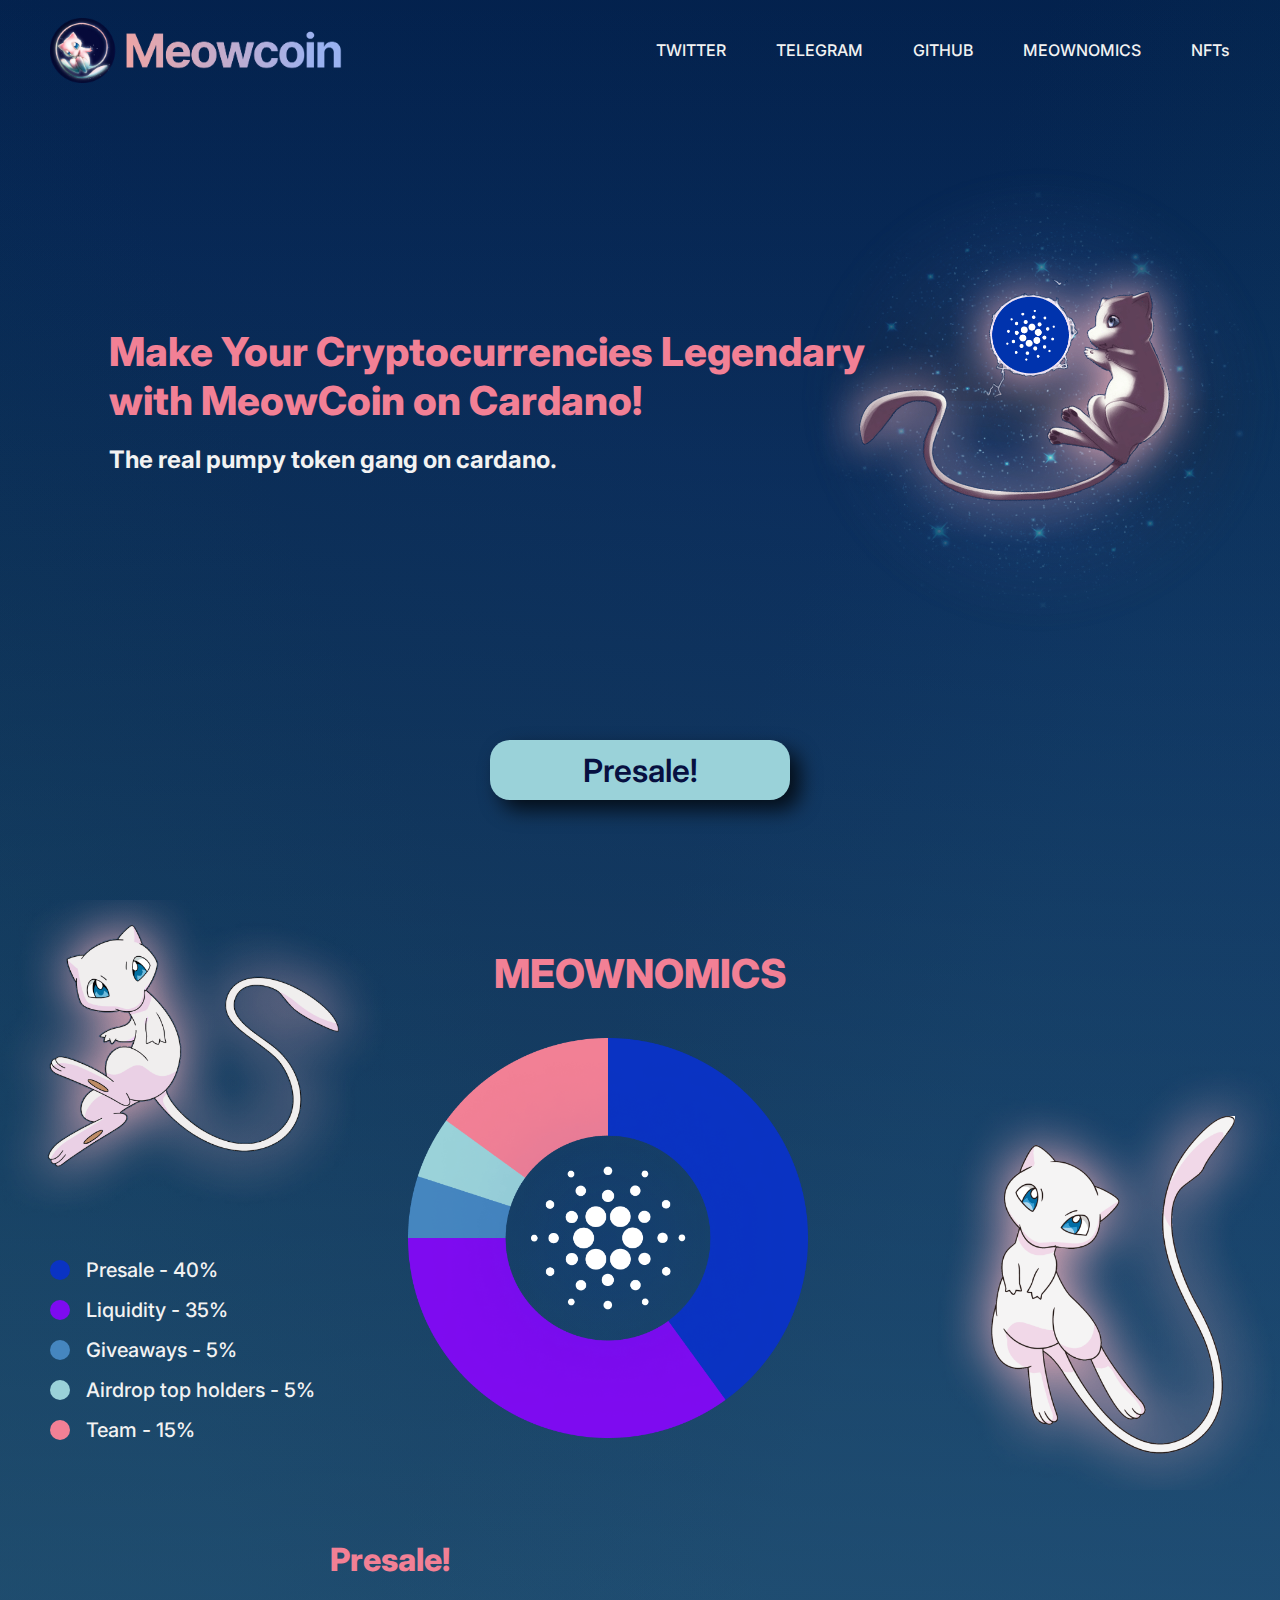
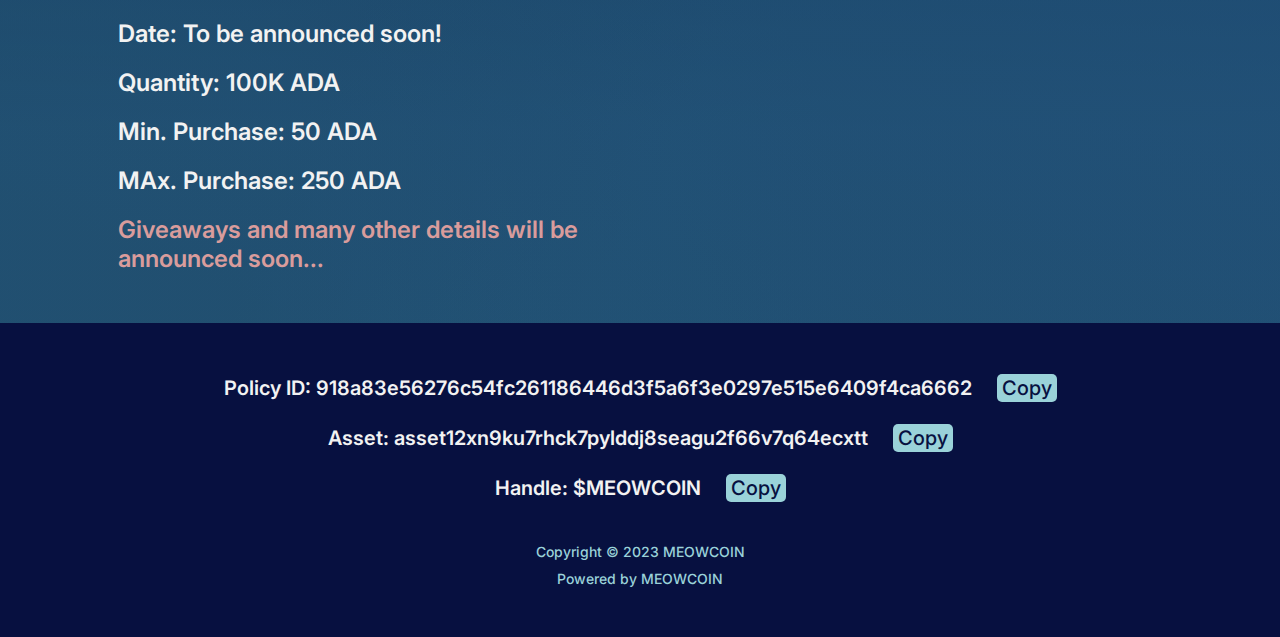
<file: index.html>
<!DOCTYPE html>
<html lang="en">
<head>
  <meta charset="UTF-8" />
  <meta http-equiv="X-UA-Compatible" content="IE=edge" />
  <meta name="viewport" content="width=device-width, initial-scale=1.0" />
  <script async src="https://platform.twitter.com/widgets.js" charset="utf-8"></script>
  <link rel="stylesheet" href="./style/app.css" />
  <link rel="icon" href="./favicon.ico" />
  <link rel="apple-touch-icon" sizes="180x180" href="./apple-touch-icon.png" />
  <link rel="icon" type="image/png" sizes="32x32" href="./favicon-32x32.png" />
  <link rel="icon" type="image/png" sizes="16x16" href="./favicon-16x16.png" />
  <link rel="manifest" href="./site.webmanifest" />
  <link rel="mask-icon" href="./safari-pinned-tab.svg" color="#071040" />
  <meta name="msapplication-TileColor" content="#071040" />
  <meta name="theme-color" content="#ffffff" />
  <title>MeowCoin | Home</title>
</head>
<body>
  <header class="head__meow">
    <a href="./" class="head__logo">
      <img src="./img/logo-desktop.png" alt="logo">
      <img src="./img/logo.png" alt="logo" class="head__logo-mobile">
      </a>
      <nav class="head__nav">
        <a href="https://twitter.com/the_meowcoin" target="_blank" class="head__item">TWITTER</a>
        <a href="https://twitter.com/the_meowcoin" target="_blank" class="head__item mob"><img src="./img/twitter.png" alt="twitter"></a>
        <a href="https://t.me/+Ei4KAwBwcPtmNzVh" target="_blank" class="head__item">TELEGRAM</a>
        <a href="https://t.me/+Ei4KAwBwcPtmNzVh" target="_blank" class="head__item mob"><img src="./img/telegram.png" alt="telegram"></a>
        <a href="https://github.com/themeowcoin" target="_blank" class="head__item">GITHUB</a>
        <a href="https://github.com/themeowcoin" target="_blank" class="head__item mob"><img src="./img/github.png" alt="github"></a>
        <a href="./#meownomics" class="head__item">MEOWNOMICS</a>
        <a href="./#meownomics" class="head__item mob"><img src="./img/tokenomics.png" alt="meownomics"></a>
        <a href="./nft" class="head__item">NFTs</a>
        <a href="./nft" class="head__item mob"><img src="./img/nft.png" alt="nft"></a>
      </nav>
  </header>
  <main class="meow__home">
    <section class="meow__section">
      <article class="meow__article">
        <h1>Make Your Cryptocurrencies Legendary with MeowCoin on Cardano!</h1>
        <h2>The real pumpy token gang on cardano.</h2>
      </article>
      <article class="meow__logotipe">
        <img src="./img/logo-ada.png" alt="logo">
      </article>
      <a href="./#presale"><button class="button__presale">Presale!</button></a>
      
    </section>


    <section class="meownomics__section" id="meownomics">
      <h2>MEOWNOMICS</h2>

      <div class="image__back">
        <img src="./img/photo-1.png" class="back-1"/>
        <img src="./img/photo-2.png" class="back-2"/>

      </div>

      <article class="charts">
        
        <ul class="toke__details">
          <li class="item__list">
            <div class="quote" style="background-color: #0A33C3;">

            </div>
            <p>Presale - 40%</p>
          </li>
          <li class="item__list">
            <div class="quote" style="background-color: #7E0BF0;">

            </div>
            <p>Liquidity - 35%</p>
          </li>
          <li class="item__list">
            <div class="quote" style="background-color: #4586BF;">

            </div>
            <p>Giveaways - 5%</p>
          </li>
          <li class="item__list">
            <div class="quote" style="background-color: #9AD2D9;">

            </div>
            <p>Airdrop top holders - 5%</p>
          </li>
          <li class="item__list">
            <div class="quote" style="background-color: #F28095;">

            </div>
            <p>Team - 15%</p>
          </li>
        </ul>
        <div class="charts__image">
          <img src="./img/chart-graphic.png" alt="tokenomics"/>
        </div>
        
      </article>


    </section>



    <section class="presale">

      <article id="presale">
        
        <h2>Presale!</h2>

        <div class="presale__content">
          <ul class="presale__group">
            <li class="presale__item">Date: To be announced soon!</li>
            <li class="presale__item">Quantity: 100K ADA</li>
            <li class="presale__item">Min. Purchase: 50 ADA</li>
            <li class="presale__item">MAx. Purchase: 250 ADA</li>
          </ul>

          <p class="extra">Giveaways and many other details will be announced soon...</p>
        </div>

      </article>

      <article class="news">
        <a class="twitter-timeline" data-height="500" data-theme="dark" href="https://twitter.com/the_meowcoin?ref_src=twsrc%5Etfw">
          <!-- <div class="twitter"></div> -->
      </a>
      </article>

    </section>
  </main>


  <footer class="foot__meow">
    <div class="data__meow">
      <p id="policy_id">Policy ID: 918a83e56276c54fc261186446d3f5a6f3e0297e515e6409f4ca6662 <span class="copy">Copy</span></p>
      <p id="asset">Asset: asset12xn9ku7rhck7pylddj8seagu2f66v7q64ecxtt <span class="copy">Copy</span></p>
      <p id="handle">Handle: $MEOWCOIN <span class="copy">Copy</span></p>

    </div>

    <div class="rights__meow">
      <p>Copyright © 2023 MEOWCOIN</p>
      <p>Powered by MEOWCOIN</p>
    </div>

    <div id="popup">
      <div class="background">
        <p>It has been copied to the clipboard</p>
      </div>
    </div>

  </footer>

  <script src="./js/footer.js"></script>
</body>
</html>
</file>
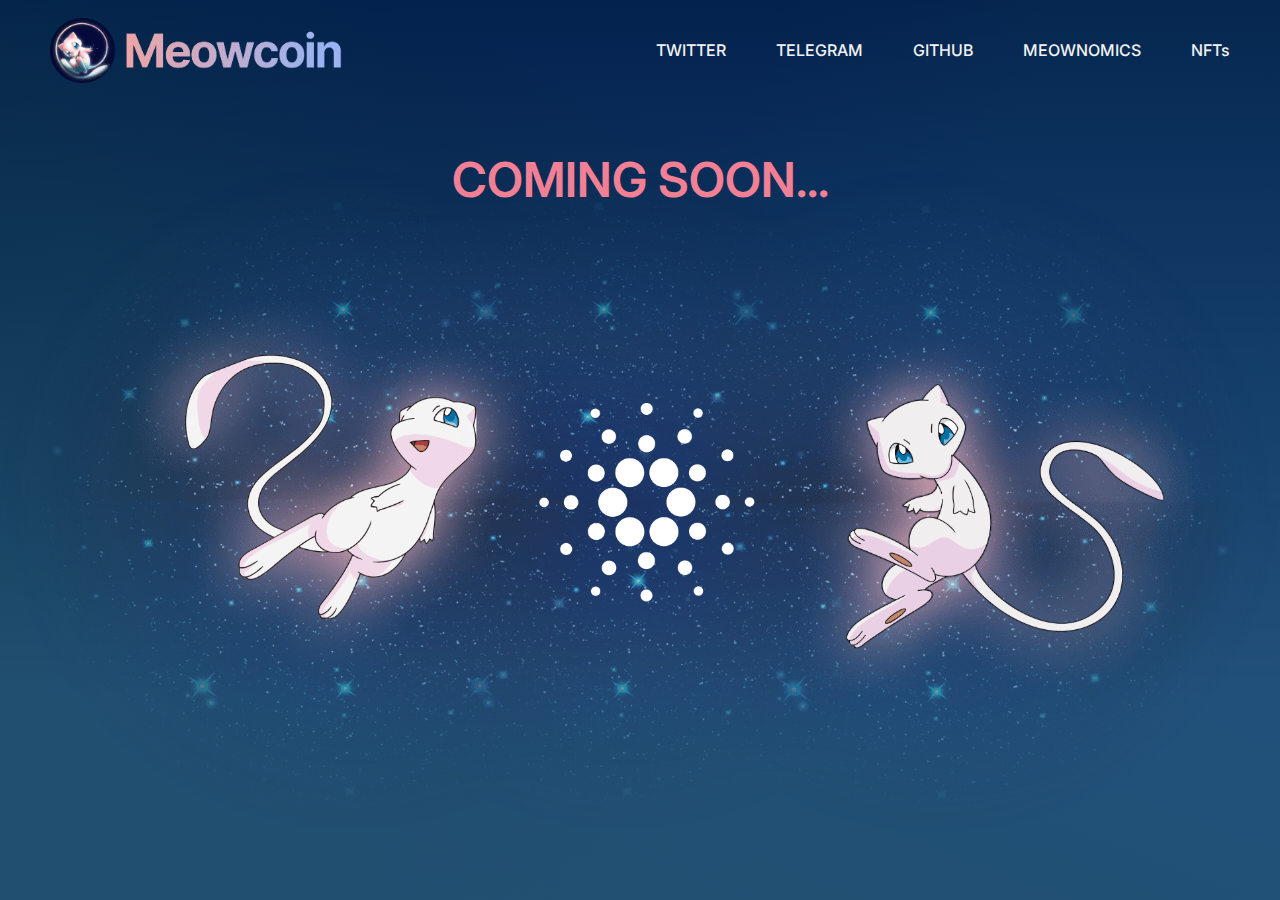
<file: nft/index.html>
<!DOCTYPE html>
<html lang="en">
<head>
  <meta charset="UTF-8" />
  <meta http-equiv="X-UA-Compatible" content="IE=edge" />
  <meta name="viewport" content="width=device-width, initial-scale=1.0" />
  <link rel="stylesheet" href="../style/app.css" />
  <link rel="icon" href="../favicon.ico" />
  <link rel="apple-touch-icon" sizes="180x180" href="../apple-touch-icon.png" />
  <link rel="icon" type="image/png" sizes="32x32" href="../favicon-32x32.png" />
  <link rel="icon" type="image/png" sizes="16x16" href="../favicon-16x16.png" />
  <link rel="manifest" href="../site.webmanifest" />
  <link rel="mask-icon" href="../safari-pinned-tab.svg" color="#071040" />
  <meta name="msapplication-TileColor" content="#071040" />
  <meta name="theme-color" content="#ffffff" />
  <title>MeowCoin | NFTs</title>
</head>
<body>
  <header class="head__meow">
    <a href="../" class="head__logo">
      <img src="../img/logo-desktop.png" alt="logo">
      <img src="../img/logo.png" alt="logo" class="head__logo-mobile">
      </a>
      <nav class="head__nav">
        <a href="https://twitter.com/the_meowcoin" target="_blank" class="head__item">TWITTER</a>
        <a href="https://twitter.com/the_meowcoin" target="_blank" class="head__item mob"><img src="../img/twitter.png" alt="twitter"></a>
        <a href="https://t.me/+Ei4KAwBwcPtmNzVh" target="_blank" class="head__item">TELEGRAM</a>
        <a href="https://t.me/+Ei4KAwBwcPtmNzVh" target="_blank" class="head__item mob"><img src="../img/telegram.png" alt="telegram"></a>
        <a href="https://github.com/themeowcoin" target="_blank" class="head__item">GITHUB</a>
        <a href="https://github.com/themeowcoin" target="_blank" class="head__item mob"><img src="../img/github.png" alt="github"></a>
        <a href="../#meownomics" class="head__item">MEOWNOMICS</a>
        <a href="../#meownomics" class="head__item mob"><img src="../img/tokenomics.png" alt="meownomics"></a>
        <a href="../nft" class="head__item">NFTs</a>
        <a href="../nft" class="head__item mob"><img src="../img/nft.png" alt="nft"></a>
      </nav>
  </header>
  <main class="meow__nft">
    <h1 class="title__nft">COMING SOON...</h1>
  </main>
</body>
</html>
</file>
<file: style/app.css>
@import url("https://fonts.googleapis.com/css2?family=Inter:wght@300;400;500;600;700;800&display=swap");
@keyframes change {
  0% {
    background-position: 0% 50%;
  }
  50% {
    background-position: 100% 50%;
  }
  100% {
    background-position: 0% 50%;
  }
}
@keyframes floating {
  0% {
    transform: translateY(0) translateY(0);
  }
  50% {
    transform: translateX(-5px) translateY(-5px) rotate(-5deg);
  }
  100% {
    transform: translateY(0) translateY(0);
  }
}
@keyframes floating2 {
  0% {
    transform: translateY(0) translateY(0);
  }
  50% {
    transform: translateX(-4px) translateY(-4px) rotate(-2deg);
  }
  100% {
    transform: translateY(0) translateY(0);
  }
}
@keyframes floating3 {
  0% {
    transform: translateY(0) translateY(0);
  }
  50% {
    transform: translateX(4px) translateY(4px) rotate(2deg);
  }
  100% {
    transform: translateY(0) translateY(0);
  }
}
@keyframes loading {
  0% {
    opacity: 0.4;
  }
  50% {
    opacity: 0.8;
  }
  100% {
    opacity: 0.4;
  }
}
:root {
  font-family: "Inter", sans-serif;
  width: 100%;
}

* {
  box-sizing: border-box;
  padding: 0;
  margin: 0;
  text-decoration: none;
  border: 0;
  font: inherit;
  vertical-align: baseline;
  list-style: none;
  color: #F2F2F2;
  font-family: "Inter", sans-serif;
  font-weight: 500;
}
* ::-webkit-scrollbar {
  display: none;
}

body {
  min-height: 100vh;
  background: linear-gradient(180deg, rgba(1, 28, 38, 0) 0%, rgba(69, 134, 191, 0.45) 77.2%), linear-gradient(245.59deg, rgba(1, 28, 38, 0) 53.49%, rgba(154, 210, 217, 0) 53.5%, rgba(12, 60, 89, 0.2) 77.09%), linear-gradient(113.23deg, rgba(1, 28, 38, 0) 46.97%, rgba(12, 60, 89, 0.2) 63.97%), linear-gradient(201.12deg, rgba(10, 51, 196, 0.25) 25.09%, rgba(12, 60, 89, 0) 84.53%), #011C26;
  background-attachment: scroll;
  background-size: 100%;
  width: 100%;
}
body #icon use {
  fill: #071040;
}
@media (min-width: 2000px) {
  body {
    width: 2000px;
    margin-left: calc((100vw - 2000px) / 2);
  }
}

.head__meow {
  height: 100px;
  padding: 0 50px;
  display: flex;
  align-items: center;
  justify-content: space-between;
}
@media (max-width: 1080px) and (orientation: landscape), (max-width: 800px) and (orientation: portrait) {
  .head__meow {
    padding: 0 20px;
  }
}
.head__meow .head__logo {
  display: flex;
  align-items: center;
}
.head__meow .head__logo img {
  cursor: pointer;
  height: 65px;
  width: auto;
}
@media (max-width: 1080px) and (orientation: landscape) {
  .head__meow .head__logo img {
    display: none;
  }
}
@media (min-width: 50px) and (orientation: portrait) {
  .head__meow .head__logo img {
    display: none;
  }
}
.head__meow .head__logo .head__logo-mobile {
  display: none;
}
@media (max-width: 1080px) and (orientation: landscape) {
  .head__meow .head__logo .head__logo-mobile {
    display: flex;
  }
}
@media (min-width: 50px) and (orientation: portrait) {
  .head__meow .head__logo .head__logo-mobile {
    display: flex;
  }
}
.head__meow .head__nav {
  display: flex;
  align-items: center;
  gap: 50px;
}
.head__meow .head__nav .head__item {
  position: relative;
}
.head__meow .head__nav .head__item::before {
  content: "";
  position: absolute;
  top: 26px;
  left: 0;
  width: 0;
  height: 2px;
  background-color: #F28095;
  transition: width 0.2s ease-in-out;
  transform-origin: left;
}
.head__meow .head__nav .head__item:hover {
  color: #F28095;
}
.head__meow .head__nav .head__item:hover::before {
  width: 100%;
  transform-origin: right;
}
@media (max-width: 800px) and (orientation: portrait) {
  .head__meow .head__nav .head__item {
    display: none;
  }
}
.head__meow .head__nav .head__item.mob {
  display: none;
}
@media (max-width: 800px) and (orientation: portrait) {
  .head__meow .head__nav .head__item.mob {
    display: flex;
  }
  .head__meow .head__nav .head__item.mob img {
    width: 20px;
    height: auto;
  }
}
@media (max-width: 1080px) and (orientation: landscape) {
  .head__meow .head__nav {
    gap: 20px;
  }
  .head__meow .head__nav .head__item {
    font-size: 14px;
  }
}
@media (max-width: 800px) and (orientation: portrait) {
  .head__meow .head__nav {
    gap: 20px;
  }
}

.meow__home .meow__section {
  display: flex;
  align-items: center;
  padding: 0 50px 200px;
  height: calc(100vh - 100px);
  width: 100%;
  position: relative;
}
@media (max-width: 1080px) and (orientation: landscape) {
  .meow__home .meow__section {
    padding: 0 50px;
    background-image: url("../img/background.png");
    background-size: contain;
    background-repeat: no-repeat;
    background-position: center;
  }
}
@media (min-width: 50px) and (orientation: portrait) {
  .meow__home .meow__section {
    padding: 0 20px;
    background-image: url("../img/background.png");
    background-size: contain;
    background-repeat: no-repeat;
    background-position: center;
  }
}
@media (max-height: 500px) and (orientation: landscape) {
  .meow__home .meow__section {
    align-items: flex-start;
    padding-top: 50px;
    background-position-y: -30px;
  }
}
@media (max-width: 500px) and (orientation: portrait) {
  .meow__home .meow__section {
    align-items: flex-start;
    padding-top: 100px;
    background-position-y: -10px;
  }
}
@media (max-height: 350px) and (orientation: landscape) {
  .meow__home .meow__section {
    align-items: flex-start;
    padding-top: 0px;
    background-position-y: -50px;
  }
}
.meow__home .meow__section .meow__article {
  width: 70%;
  padding-left: 5%;
}
.meow__home .meow__section .meow__article h1 {
  font-size: 4rem;
  font-weight: 800;
  color: #F28095;
  margin-bottom: 20px;
}
.meow__home .meow__section .meow__article h2 {
  font-size: 2.5rem;
  font-weight: 700;
}
@media (min-width: 50px) and (orientation: portrait) {
  .meow__home .meow__section .meow__article {
    width: 100%;
  }
  .meow__home .meow__section .meow__article h1 {
    text-align: center;
  }
  .meow__home .meow__section .meow__article h2 {
    text-align: center;
  }
}
@media (max-width: 1600px) and (orientation: landscape), (max-width: 1600px) and (orientation: portrait) {
  .meow__home .meow__section .meow__article h1 {
    font-size: 3rem;
  }
  .meow__home .meow__section .meow__article h2 {
    font-size: 2rem;
  }
}
@media (max-width: 1300px) and (orientation: landscape), (max-width: 1300px) and (orientation: portrait) {
  .meow__home .meow__section .meow__article h1 {
    font-size: 2.5rem;
  }
  .meow__home .meow__section .meow__article h2 {
    font-size: 1.5rem;
  }
}
@media (max-width: 1080px) and (orientation: landscape), (max-width: 1080px) and (orientation: portrait) {
  .meow__home .meow__section .meow__article {
    width: 100%;
  }
  .meow__home .meow__section .meow__article h1 {
    text-align: center;
  }
  .meow__home .meow__section .meow__article h2 {
    text-align: center;
  }
}
@media (max-width: 800px) and (orientation: landscape), (max-width: 600px) and (orientation: portrait), (max-height: 500px) and (orientation: landscape) {
  .meow__home .meow__section .meow__article h1 {
    font-size: 1.5rem;
  }
  .meow__home .meow__section .meow__article h2 {
    font-size: 1rem;
  }
}
.meow__home .meow__section .meow__logotipe {
  position: absolute;
  height: auto;
  width: 1000px;
  right: 0;
  display: flex;
  align-items: center;
  justify-content: flex-end;
  z-index: -1;
  background-image: url("../img/background.png");
  background-size: contain;
  background-repeat: no-repeat;
  background-position: right;
}
.meow__home .meow__section .meow__logotipe img {
  height: auto;
  width: 70%;
  animation-name: floating;
  animation-duration: 3s;
  animation-iteration-count: infinite;
  animation-timing-function: ease-in-out;
}
@media (min-width: 1800px) and (orientation: landscape) {
  .meow__home .meow__section .meow__logotipe {
    width: 1300px;
  }
}
@media (min-width: 50px) and (orientation: portrait) {
  .meow__home .meow__section .meow__logotipe img {
    display: none;
  }
}
@media (max-width: 1600px) and (orientation: landscape) {
  .meow__home .meow__section .meow__logotipe {
    width: 900px;
  }
}
@media (max-width: 1300px) and (orientation: landscape) {
  .meow__home .meow__section .meow__logotipe {
    width: 750px;
  }
}
@media (max-width: 1080px) and (orientation: landscape) {
  .meow__home .meow__section .meow__logotipe img {
    display: none;
  }
}
.meow__home .meow__section .button__presale {
  position: absolute;
  bottom: 100px;
  left: calc(50% - 150px);
  width: 300px;
  height: 60px;
  background-color: #9AD2D9;
  border-radius: 20px;
  font-size: 2rem;
  font-weight: 600;
  color: #071040;
  box-shadow: 10px 10px 20px 0px rgba(0, 0, 0, 0.75);
  cursor: pointer;
  transition: 0.25s;
}
.meow__home .meow__section .button__presale:hover {
  background-color: #7E0BF0;
  color: #F2F2F2;
}
@media (max-width: 600px) and (orientation: portrait), (max-height: 600px) and (orientation: landscape) {
  .meow__home .meow__section .button__presale {
    left: calc(50% - 100px);
    width: 200px;
    height: 40px;
    font-size: 1.5rem;
    border-radius: 10px;
    bottom: 30px;
  }
}
@media (max-width: 1600px) and (orientation: portrait) {
  .meow__home .meow__section .button__presale {
    bottom: 100px;
  }
}
.meow__home .meownomics__section {
  position: relative;
  width: 80%;
  height: 740px;
  margin: auto;
  display: flex;
  flex-direction: column;
  align-items: center;
  justify-content: center;
  padding: 50px;
}
.meow__home .meownomics__section h2 {
  font-size: 3rem;
  font-weight: 800;
  color: #F28095;
  margin-bottom: 80px;
}
@media (max-width: 1300px) and (orientation: landscape) {
  .meow__home .meownomics__section {
    height: 590px;
    width: 100%;
  }
  .meow__home .meownomics__section h2 {
    font-size: 2.5rem;
    margin-bottom: 40px;
  }
}
@media (max-width: 1080px) {
  .meow__home .meownomics__section {
    height: 450px;
  }
  .meow__home .meownomics__section h2 {
    font-size: 1.5rem;
    margin-bottom: 20px;
  }
}
@media (max-width: 650px) {
  .meow__home .meownomics__section {
    height: 620px;
  }
  .meow__home .meownomics__section h2 {
    font-size: 1.5rem;
    margin-bottom: 20px;
  }
}
.meow__home .meownomics__section .charts {
  display: flex;
  align-items: flex-end;
  width: 100%;
  height: 100%;
}
.meow__home .meownomics__section .charts .charts__image {
  position: relative;
  left: calc(-320px + 50% - 250px - 32px);
}
.meow__home .meownomics__section .charts .charts__image img {
  height: 500px;
  width: auto;
}
@media (max-width: 1300px) and (orientation: landscape) {
  .meow__home .meownomics__section .charts .charts__image {
    left: calc(-320px + 50% - 200px - 32px);
  }
  .meow__home .meownomics__section .charts .charts__image img {
    height: 400px;
  }
}
@media (max-width: 1080px) and (orientation: landscape) {
  .meow__home .meownomics__section .charts .charts__image {
    left: calc(-280px + 50% - 175px - 32px);
  }
  .meow__home .meownomics__section .charts .charts__image img {
    height: 350px;
  }
}
@media (max-width: 1080px) {
  .meow__home .meownomics__section .charts {
    align-items: center;
    justify-content: center;
  }
  .meow__home .meownomics__section .charts .charts__image {
    position: static;
  }
  .meow__home .meownomics__section .charts .charts__image img {
    height: 300px;
  }
}
@media (max-width: 650px) {
  .meow__home .meownomics__section .charts {
    flex-direction: column-reverse;
    align-items: center;
    justify-content: center;
    gap: 20px;
  }
  .meow__home .meownomics__section .charts .charts__image {
    position: static;
  }
  .meow__home .meownomics__section .charts .charts__image img {
    height: 280px;
  }
}
.meow__home .meownomics__section .charts .toke__details {
  display: flex;
  flex-direction: column;
  gap: 16px;
  width: 320px;
}
.meow__home .meownomics__section .charts .toke__details .item__list {
  display: flex;
  align-items: center;
  gap: 16px;
}
.meow__home .meownomics__section .charts .toke__details .item__list .quote {
  width: 24px;
  height: 24px;
  border-radius: 50%;
}
.meow__home .meownomics__section .charts .toke__details .item__list p {
  font-size: 24px;
}
@media (max-width: 1300px) and (orientation: landscape) {
  .meow__home .meownomics__section .charts .toke__details .item__list .quote {
    width: 20px;
    height: 20px;
  }
  .meow__home .meownomics__section .charts .toke__details .item__list p {
    font-size: 20px;
  }
}
@media (max-width: 1080px) {
  .meow__home .meownomics__section .charts .toke__details {
    width: 280px;
  }
  .meow__home .meownomics__section .charts .toke__details .item__list .quote {
    width: 16px;
    height: 16px;
  }
  .meow__home .meownomics__section .charts .toke__details .item__list p {
    font-size: 16px;
  }
}
.meow__home .meownomics__section .image__back {
  position: absolute;
  width: 100%;
  height: 100%;
  z-index: -1;
}
.meow__home .meownomics__section .image__back .back-1 {
  position: absolute;
  right: 0;
  bottom: 0;
  width: 450px;
  height: auto;
  animation-name: floating2;
  animation-duration: 3s;
  animation-iteration-count: infinite;
  animation-timing-function: ease-in-out;
}
.meow__home .meownomics__section .image__back .back-2 {
  position: absolute;
  left: 0;
  top: 0;
  width: 500px;
  height: auto;
  animation-name: floating3;
  animation-duration: 3s;
  animation-iteration-count: infinite;
  animation-timing-function: ease-in-out;
}
@media (max-width: 1600px) and (orientation: landscape) {
  .meow__home .meownomics__section .image__back .back-1 {
    width: 400px;
  }
  .meow__home .meownomics__section .image__back .back-2 {
    width: 450px;
  }
}
@media (max-width: 1300px) and (orientation: landscape) {
  .meow__home .meownomics__section .image__back .back-1 {
    width: 350px;
  }
  .meow__home .meownomics__section .image__back .back-2 {
    width: 400px;
  }
}
@media (max-width: 1080px) {
  .meow__home .meownomics__section .image__back {
    display: none;
  }
}
.meow__home .presale {
  padding: 50px;
  display: flex;
  width: 80%;
  align-items: center;
  margin: auto;
}
@media (max-width: 600px) {
  .meow__home .presale {
    padding: 20px;
  }
}
.meow__home .presale #presale {
  width: calc(100% - 500px);
  display: flex;
  flex-direction: column;
  align-items: center;
}
.meow__home .presale #presale h2 {
  font-size: 2rem;
  font-weight: 800;
  color: #F28095;
  margin-bottom: 40px;
}
.meow__home .presale #presale .presale__content {
  width: 80%;
}
.meow__home .presale #presale .presale__content .presale__group {
  display: flex;
  flex-direction: column;
  gap: 20px;
  margin-bottom: 20px;
}
.meow__home .presale #presale .presale__content .presale__group .presale__item {
  font-size: 24px;
  font-weight: 600;
}
.meow__home .presale #presale .presale__content .extra {
  font-size: 24px;
  font-weight: 600;
  color: #D99C9C;
}
.meow__home .presale .news {
  width: 500px;
  /*       .twitter{
          width: 300px;
          height: 300px;
          border-radius: 10px;
          background-color: #9AD2D9;
          animation: loading 1s ease-in-out infinite;
        } */
}
@media (max-width: 1600px) {
  .meow__home .presale {
    width: 100%;
  }
}
@media (max-width: 1000px) {
  .meow__home .presale {
    flex-direction: column-reverse;
    gap: 30px;
  }
  .meow__home .presale #presale {
    width: 100%;
  }
  .meow__home .presale #presale h2 {
    font-size: 1.5rem;
  }
  .meow__home .presale #presale .presale__content {
    width: 100%;
  }
  .meow__home .presale #presale .presale__content .presale__group {
    gap: 16px;
  }
  .meow__home .presale #presale .presale__content .presale__group .presale__item {
    font-size: 18px;
  }
  .meow__home .presale #presale .presale__content .extra {
    font-size: 18px;
  }
}
@media (max-width: 600px) {
  .meow__home .presale .news {
    width: 100%;
  }
}

.meow__nft {
  display: flex;
  flex-direction: column;
  align-items: center;
  height: calc(100vh - 100px);
  background-image: url("../img/frame-nft.png");
  background-size: contain;
  background-repeat: no-repeat;
  background-position: center;
}
.meow__nft .title__nft {
  margin-top: 50px;
  font-size: 48px;
  font-weight: 600;
  color: #F28095;
}
@media (max-width: 900px) and (orientation: landscape) {
  .meow__nft .title__nft {
    margin-top: 10px;
    font-size: 24px;
  }
}
@media (max-width: 600px) and (orientation: portrait) {
  .meow__nft .title__nft {
    margin-top: 10px;
    font-size: 24px;
  }
}

.foot__meow {
  width: 100%;
  display: flex;
  align-items: center;
  justify-content: center;
  flex-direction: column;
  gap: 40px;
  padding: 50px;
  background-color: #071040;
}
.foot__meow .data__meow {
  display: flex;
  flex-direction: column;
  gap: 20px;
  width: 100%;
}
.foot__meow .data__meow p {
  text-align: center;
  font-size: 20px;
  font-weight: 600;
  line-height: 30px;
  cursor: pointer;
  overflow: hidden;
  text-overflow: ellipsis;
  word-wrap: break-word;
}
.foot__meow .data__meow p .copy {
  background-color: #9AD2D9;
  color: #071040;
  padding: 2px 5px;
  border-radius: 5px;
  margin: auto;
  margin-left: 20px;
  width: 40px;
  text-align: center;
}
.foot__meow .data__meow p .copy:hover {
  background-color: #7E0BF0;
  color: #F2F2F2;
}
@media (max-width: 1000px) {
  .foot__meow .data__meow p {
    font-size: 14px;
    line-height: 24px;
  }
}
.foot__meow .rights__meow {
  display: flex;
  flex-direction: column;
  align-items: center;
  justify-content: center;
  gap: 10px;
}
.foot__meow .rights__meow p {
  font-size: 14px;
  color: #9AD2D9;
  text-align: center;
}
.foot__meow #popup {
  position: fixed;
  height: 100%;
  width: 100%;
  z-index: 10;
  top: 0;
  left: 0;
  -webkit-backdrop-filter: blur(2px);
          backdrop-filter: blur(2px);
  background-color: rgba(125, 125, 125, 0.1);
  display: none;
}
.foot__meow #popup .background {
  position: fixed;
  top: calc(50vh - 20px);
  left: calc(50vw - 140px);
}
.foot__meow #popup .background p {
  background-color: #9AD2D9;
  color: #071040;
  height: 50px;
  width: 280px;
  display: flex;
  justify-content: center;
  align-items: center;
  border-radius: 10px;
}/*# sourceMappingURL=app.css.map */
</file>
